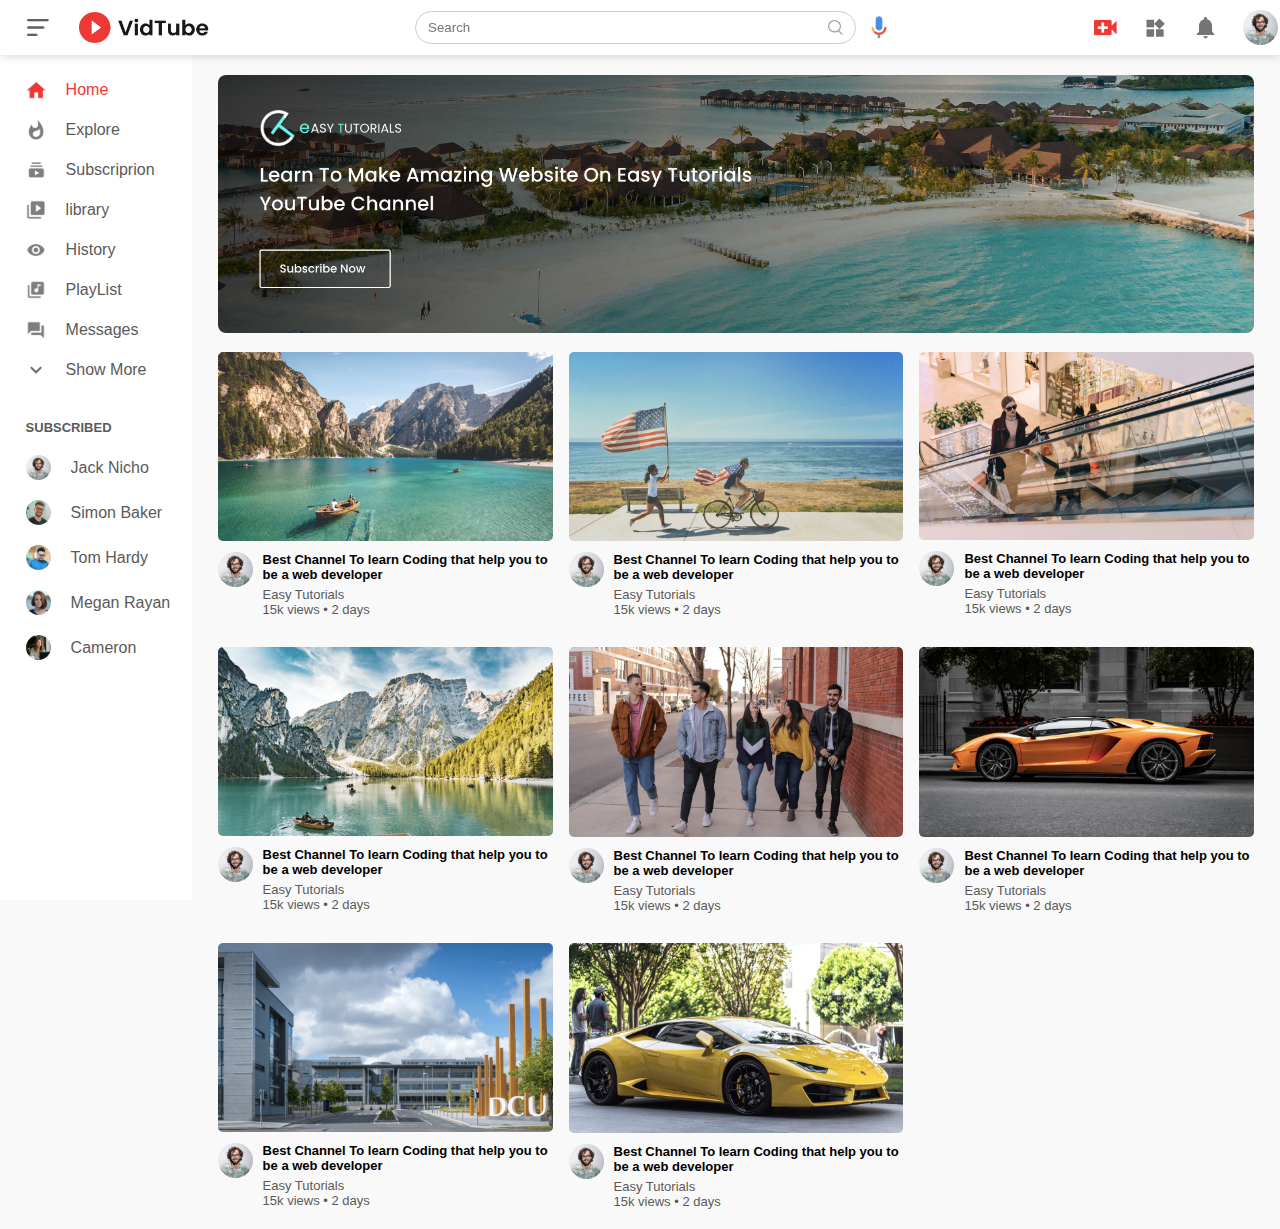
<file: index.html>
<!DOCTYPE html>
<html lang="en">
<head>
    <meta charset="UTF-8">
    <meta http-equiv="X-UA-Compatible" content="IE=edge">
    <meta name="viewport" content="width=device-width, initial-scale=1.0">
    <title>Video Sharing website -Easy Tutorials Youtube  Channel </title>
    <link rel="stylesheet" href="style.css">
</head>
<body>
    <nav class="flex-div">
        <div class="nav-left flex-div">
            <img src="images/menu.png" class="menu-icon">
            <img src="images/logo.png" class="logo">
        </div>
        <div class="nav-middle flex-div">
            <div class="search-box flex-div">
              <input type="text" placeholder="Search">
              <img src="images/search.png" > 
            </div>
            <img src="images/voice-search.png" class="mic-icon">
        </div>
        <div class="nav-right flex-div">
            <img  src="images/upload.png">
            <img  src="images/more.png">
            <img  src="images/notification.png">
            <img  src="images/Jack.png" class="user-icon">
        </div>
    </nav>
    <!-- Sidebar -->
    <div class="sidebar">
        <div class="shortcut-links">
            <a href=""><img src="images/home.png"><p>Home</p></a>
            <a href=""><img src="images/explore.png"><p>Explore</p></a>
            <a href=""><img src="images/subscriprion.png"><p>Subscriprion</p></a>
            <a href=""><img src="images/library.png"><p>library</p></a>
            <a href=""><img src="images/history.png"><p>History</p></a>
            <a href=""><img src="images/playlist.png"><p>PlayList</p></a>
            <a href=""><img src="images/messages.png"><p>Messages</p></a>
            <a href=""><img src="images/show-more.png"><p>Show More </p></a>
            <hr>
       </div>
       <div class="subscribed-list">
           <h3>SUBSCRIBED</h3>
           <a href=""><img src="images/Jack.png"><p>Jack Nicho  </p></a>
           <a href=""><img src="images/simon.png"><p>Simon Baker  </p></a>
           <a href=""><img src="images/tom.png"><p> Tom Hardy </p></a>
           <a href=""><img src="images/megan.png"><p>Megan Rayan </p></a>
           <a href=""><img src="images/cameron.png"><p>Cameron </p></a>
       </div>
    </div>

    <!-- main -->
    <div class="container">
        <div class="banner">
         <img src="images/banner.png">
        </div>
        <div class="list-container">
            <div class="vid-list">
                <a href="play-video.html"><img src="images/thumbnail1.png" class="thumbnail"></a>
            <div class="flex-div">
                <img src="images/Jack.png">
                <div class="vid-info">
                    <a href="play-video.html"> Best Channel To learn Coding that help you to be a web developer </a>
                    <p>Easy Tutorials</p>
                    <p>15k views &bull; 2 days</p>
                </div>
            </div>
            </div>

            <div class="vid-list">
                <a href=""><img src="images/thumbnail2.png" class="thumbnail"></a>
            <div class="flex-div">
                <img src="images/Jack.png">
                <div class="vid-info">
                    <a href=""> Best Channel To learn Coding that help you to be a web developer </a>
                    <p>Easy Tutorials</p>
                    <p>15k views &bull; 2 days</p>
                </div>
            </div>
            </div>

            <div class="vid-list">
                <a href=""><img src="images/thumbnail3.png" class="thumbnail"></a>
            <div class="flex-div">
                <img src="images/Jack.png">
                <div class="vid-info">
                    <a href=""> Best Channel To learn Coding that help you to be a web developer </a>
                    <p>Easy Tutorials</p>
                    <p>15k views &bull; 2 days</p>
                </div>
            </div>
            </div>


            <div class="vid-list">
                <a href=""><img src="images/thumbnail4.png" class="thumbnail"></a>
            <div class="flex-div">
                <img src="images/Jack.png">
                <div class="vid-info">
                    <a href=""> Best Channel To learn Coding that help you to be a web developer </a>
                    <p>Easy Tutorials</p>
                    <p>15k views &bull; 2 days</p>
                </div>
            </div>
            </div>


            <div class="vid-list">
                <a href=""><img src="images/thumbnail5.png" class="thumbnail"></a>
            <div class="flex-div">
                <img src="images/Jack.png">
                <div class="vid-info">
                    <a href=""> Best Channel To learn Coding that help you to be a web developer </a>
                    <p>Easy Tutorials</p>
                    <p>15k views &bull; 2 days</p>
                </div>
            </div>
            </div>


            <div class="vid-list">
                <a href=""><img src="images/thumbnail6.png" class="thumbnail"></a>
            <div class="flex-div">
                <img src="images/Jack.png">
                <div class="vid-info">
                    <a href=""> Best Channel To learn Coding that help you to be a web developer </a>
                    <p>Easy Tutorials</p>
                    <p>15k views &bull; 2 days</p>
                </div>
            </div>
            </div>

            <div class="vid-list">
                <a href=""><img src="images/thumbnail7.png" class="thumbnail"></a>
            <div class="flex-div">
                <img src="images/Jack.png">
                <div class="vid-info">
                    <a href=""> Best Channel To learn Coding that help you to be a web developer </a>
                    <p>Easy Tutorials</p>
                    <p>15k views &bull;  2 days</p>
                </div>
            </div>
            </div>

            <div class="vid-list">
                <a href=""><img src="images/thumbnail8.png" class="thumbnail"></a>
            <div class="flex-div">
                <img src="images/Jack.png">
                <div class="vid-info">
                    <a href=""> Best Channel To learn Coding that help you to be a web developer </a>
                    <p>Easy Tutorials</p>
                    <p>15k views &bull; 2 days</p>
                </div>
            </div>
            </div>
        </div>
    </div>
<script src="script.js"></script>
</body>
</html>
</file>
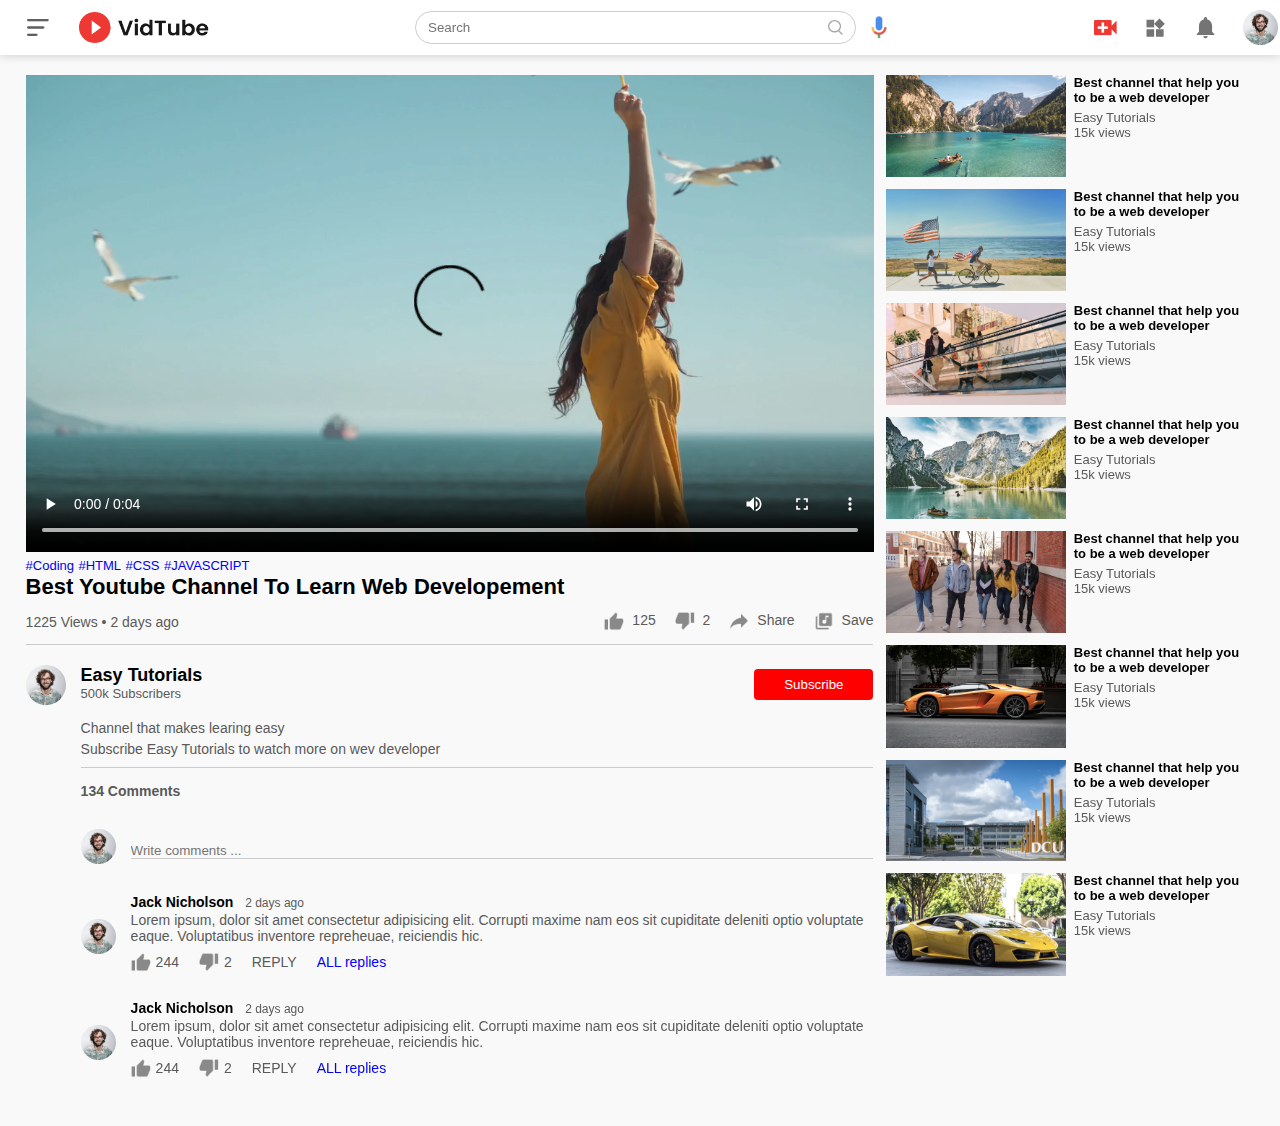
<file: play-video.html>
<!DOCTYPE html>
<html lang="en">

<head>
    <meta charset="UTF-8">
    <meta http-equiv="X-UA-Compatible" content="IE=edge">
    <meta name="viewport" content="width=device-width, initial-scale=1.0">
    <title>Play Video- Easy Tutorials Youtube Channel </title>
    <link rel="stylesheet" href="style.css">
</head>

<body>
    <nav class="flex-div">
        <div class="nav-left flex-div">
            <img src="images/menu.png" class="menu-icon">
            <img src="images/logo.png" class="logo">
        </div>
        <div class="nav-middle flex-div">
            <div class="search-box flex-div">
                <input type="text" placeholder="Search">
                <img src="images/search.png">
            </div>
            <img src="images/voice-search.png" class="mic-icon">
        </div>
        <div class="nav-right flex-div">
            <img src="images/upload.png">
            <img src="images/more.png">
            <img src="images/notification.png">
            <img src="images/Jack.png" class="user-icon">
        </div>
    </nav>


    <div class="container play-container">
        <div class="row">
            <div class="play-video">
                <video controls autoplay>
                    <source src="images/video.mp4" type="video/mp4">
                </video>

                <div class="tags">
                    <a href="">#Coding</a>
                    <a href="">#HTML</a>
                    <a href="">#CSS</a>
                    <a href="">#JAVASCRIPT</a>
                </div>
                <h3> Best Youtube Channel To Learn Web Developement </h3>

                <div class="play-video-info">
                    <p>1225 Views &bull; 2 days ago</p>
                    <div>
                        <a href=""><img src="images/like.png">125</a>
                        <a href=""> <img src="images/dislike.png">2</a>
                        <a href=""> <img src="images/share.png">Share</a>
                        <a href=""> <img src="images/save.png">Save</a>
                    </div>
                </div>

                <hr>
                 

                <div class="publisher">

                   <img src="images/Jack.png" >
                   <div>
                     <p>Easy Tutorials</p>
                     <span>500k Subscribers</span>
                    </div>
                   <button type="button"> Subscribe</button>
                </div>

                <div class="vid-description">
                    <p>Channel that makes learing easy </p>
                    <p>Subscribe Easy Tutorials to watch more on wev developer </p>
                   <hr>
                   <h4>134 Comments </h4>
                   <div class="add-comment">
                      <img src="images/Jack.png">
                      <input type="text" placeholder="Write comments ... ">
                   </div>
                   <div class="old-comment">
                       <img src="images/Jack.png">
                       <div>
                           <h3>Jack Nicholson <span> 2 days ago  </span></pan></h3>
                           <p>Lorem ipsum, dolor sit amet consectetur adipisicing elit. Corrupti maxime nam eos sit cupiditate deleniti optio voluptate eaque. Voluptatibus inventore repreheuae, reiciendis hic.
                           </p>
                           <div class="acomment-action">
                             <img src="images/like.png">
                             <span>244</span>
                             <img src="images/dislike.png">
                             <span>2</span>
                             <span>REPLY</span>
                             <a href="">ALL replies</a>   
                           </div>
                       </div>
                   </div>
                   <div class="old-comment">
                    <img src="images/Jack.png">
                    <div>
                        <h3>Jack Nicholson <span> 2 days ago  </span></pan></h3>
                        <p>Lorem ipsum, dolor sit amet consectetur adipisicing elit. Corrupti maxime nam eos sit cupiditate deleniti optio voluptate eaque. Voluptatibus inventore repreheuae, reiciendis hic.
                        </p>
                        <div class="acomment-action">
                          <img src="images/like.png">
                          <span>244</span>
                          <img src="images/dislike.png">
                          <span>2</span>
                          <span>REPLY</span>
                          <a href="">ALL replies</a>   
                        </div>
                    </div>
                </div>
                </div>

 
            



            </div>
            <div class="right-sidebar">
                <div class="side-video-list">
                    <a href="" class="small-thumbnail"><img src="images/thumbnail1.png"></a>
                    <div class="vid-info">
                        <a href=""> Best channel that help you to be a web developer </a>
                        <p> Easy Tutorials </p>
                        <p> 15k views </p>
                    </div>
                </div>

                <div class="side-video-list">
                    <a href="" class="small-thumbnail"><img src="images/thumbnail2.png"></a>
                    <div class="vid-info">
                        <a href=""> Best channel that help you to be a web developer </a>
                        <p> Easy Tutorials </p>
                        <p> 15k views </p>
                    </div>
                </div>
                <div class="side-video-list">
                    <a href="" class="small-thumbnail"><img src="images/thumbnail3.png"></a>
                    <div class="vid-info">
                        <a href=""> Best channel that help you to be a web developer </a>
                        <p> Easy Tutorials </p>
                        <p> 15k views </p>
                    </div>

                </div>
                <div class="side-video-list">
                    <a href="" class="small-thumbnail"><img src="images/thumbnail4.png"></a>
                    <div class="vid-info">
                        <a href=""> Best channel that help you to be a web developer </a>
                        <p> Easy Tutorials </p>
                        <p> 15k views </p>
                    </div>
                </div>
                <div class="side-video-list">
                    <a href="" class="small-thumbnail"><img src="images/thumbnail5.png"></a>
                    <div class="vid-info">
                        <a href=""> Best channel that help you to be a web developer </a>
                        <p> Easy Tutorials </p>
                        <p> 15k views </p>
                    </div>
                </div>
                <div class="side-video-list">
                    <a href="" class="small-thumbnail"><img src="images/thumbnail6.png"></a>
                    <div class="vid-info">
                        <a href=""> Best channel that help you to be a web developer </a>
                        <p> Easy Tutorials </p>
                        <p> 15k views </p>
                    </div>
                </div>
                <div class="side-video-list">
                    <a href="" class="small-thumbnail"><img src="images/thumbnail7.png"></a>
                    <div class="vid-info">
                        <a href=""> Best channel that help you to be a web developer </a>
                        <p> Easy Tutorials </p>
                        <p> 15k views </p>
                    </div>
                </div>
                <div class="side-video-list">
                    <a href="" class="small-thumbnail"><img src="images/thumbnail8.png"></a>
                    <div class="vid-info">
                        <a href=""> Best channel that help you to be a web developer </a>
                        <p> Easy Tutorials </p>
                        <p> 15k views </p>
                    </div>
                </div>
            </div>
        </div>
</body>

</html>
</file>
<file: style.css>
*{
    margin: 0;
    padding: 0;
    font-family:"poppins", sans-serif ;
    box-sizing: border-box;

}
a{
    text-decoration: none ;
    color :#5a5a5a
}
img{
    cursor: pointer;
}
.flex-div {
    display: flex;
    align-items: center;
}
nav{
    padding: 10px 2px;
    justify-content: space-between;
    box-shadow: 0 0 10px rgba(0,0,0,0.2);
    background: #fff;
    position:sticky;
    top:0;
    z-index:10;
}
.nav-right img {
    width:25px;
    margin-right: 25px;
}
.nav-right .user-icon {
    width: 35px;
    border-radius: 50%;
    margin-right: 0 ;
}
.nav-left .menu-icon {
    width:22px;
    margin-right: 30px;
    margin-left: 25px;
}
.nav-left .logo {
    width: 130px;
}
.nav-middle .mic-icon {
    width: 16px;

}
.nav-middle .search-box {
    border:1px solid #ccc ;
    margin-right: 15px;
    padding: 8px 12px;
    border-radius: 25px;
}
.nav-middle .search-box input{
    width: 400px;
    border: 0;
    outline: 0;
    background: transparent;
}
.nav-middle .search-box img {
    width: 15px;
}

/* sidebare */
.sidebar{
    background: #fff;
    width:15%;
    height:100vh;
    position:absolute;
    top:0;
    padding-left: 2%;
    padding-top: 80px;
}
.shortcut-links a img {
    width: 20px;
    margin-right:20px;
}
.shortcut-links a {
    display: flex;
    align-items: center;
    margin-bottom: 20px;
    width: fit-content;
    flex-wrap: wrap;
}
.shortcut-links a:first-child{
    color: #ed3833;
}
.sidebar hr {
    border: 0;
    height: 1px;
    background:#ccc;
    height: 85%;
}
.subscribed-list h3 {
    font-size: 13px;
    margin:20px 0 ;
    color: #5a5a5a;
}
.subscribed-list a {
    display: flex;
    align-items: center;
    margin-bottom: 20px;
    width: fit-content;
    flex-wrap: wrap;
}
.subscribed-list a img {
    width: 25px;
    border-radius: 50%;
    margin-right: 20px;
}
.small-sidebar{
    width:5%;
}
.small-sidebar a p{
    display: none;
}
.small-sidebar h3 {
    display: none;
}
.small-sidebar hr {
    width: 50%;
    margin-bottom: 25px;
}
.container {
    background: #f9f9f9;
    padding-left:17%;
    padding-right:2%;
    padding-top:20px;
    padding-bottom:20px;
}
.large-container {
    padding-left: 7%;
}
.banner {
    width:100%;
}
.banner img {
    width: 100%;
    border-radius:8px;
}
.list-container{
    display:grid;
    grid-template-columns: repeat(auto-fit,minmax(250px,1fr));
    grid-column-gap:16px;
    grid-row-gap: 30px;
    margin-top: 15px;
}
.vid-list .thumbnail {
width: 100%;
border-radius: 5px;
}
.vid-list .flex-div {
    align-items: flex-start;
    margin-top: 7px;
}
.vid-list .flex-div img {
    width: 35px;
    margin-right:10px;
    border-radius: 50%;
}
.vid-info{
    color:#5a5a5a;
    font-size: 13px;
}
.vid-info a {
    color: #000;
    font-weight: 600;
    display: block;
    margin-bottom: 5px;
}

@media (max-width:900px){
  .menu-icon{
      display: none;
  }
  .sidebar {
      display: none;
  }
  .container , .large-container {
      padding-left: 5%;
      padding-right: 5%;
  }
  .nav-right img {
      display: none;
  }
  .nav-right .user-icon {
      display: block;
      width: 30px;
  }
  .nav-middle .search-box input {
      width: 100px;
  }
  .nav-middle .mic-icon {
      display: none;
  }
  .nav-left .logo{
      width:90px;
  }
}
/* 
play video page  */

.play-container {

    padding-left: 2%;
}
.row {
    display: flex;
    justify-content: space-between;
    flex-wrap: wrap;
}
.play-video{
    flex-basis:69%;
}
.right-sidebar {
    flex-basis: 30%;
}
.play-video video {
    width:100%;
}
.side-video-list{
    display: flex;
    justify-content: space-between;
    margin-bottom: 8px;
}
.side-video-list img {
    width: 100%;
}
.side-video-list .small-thumbnail {
    flex-basis: 49%;
}
.side-video-list .vid-info {
    flex-basis: 49%;
}
.play-video .tags a {
  
    color: #0000ff;
    font-size: 13px;
}
.play-video h3 {
    font-weight: 600;
    font-size: 22px;
}
.play-video .play-video-info {
    display:flex;
    align-items:center;
    justify-content:space-between;
    flex-wrap:wrap;
    margin-top:10px;
    font-size:14px;
    color:#5a5a5a;
}
.play-video .play-video-info a img {
    width:20px;
    margin-top:1px;
    margin-right: 8px;
}
.play-video .play-video-info a {
    display: inline-flex;
    align-items: center;
    margin-left:15px;

}
.play-video hr {
    border:0;
    height: 1px;
    background: #ccc;
    margin: 10px 0;
}
.publisher {
    display: flex;
    align-items: center;
    margin-top: 20px;
}
.publisher div {
    flex:1;
    line-height: 18px;
}
.publisher img {
    width: 40px;
    border-radius:50%;
    margin-right:15px;
}
.publisher div p {
    color:#000 ; 
    font-weight: 600;
    font-size: 18px;
}
.publisher div span {
    font-size:13px;
    color: #5a5a5a;
}
.publisher button {
    background: red;
    color:#fff;
    padding: 8px 30px;
    border: 0;
    outline:0;
    border-radius:4px;
    cursor: pointer;
}
.vid-description {
    padding-left: 55px;
    margin: 15px 0;
}
.vid-description p {
    font-size: 14px;
    margin-bottom: 5px;
    color :#5a5a5a;
}
.vid-description h4 {
    font-size:14px;
    color:#5a5a5a;
    margin-top: 15px;
}
.add-comment {
    display: flex;
    align-items: center;
    margin: 30px 0;
}
.add-comment img {
    width: 35px;
    border-radius:50%;
    margin-right:15px;
}
.add-comment input {
    border:0;
    outline: 0;
    border-bottom: 1px solid #ccc;
    width: 100%;
    padding-top: 10px;
    background: transparent;
}
.old-comment {
    display: flex;
    align-items: center;
    margin: 20px 0;
}
.old-comment img {
    width: 35px;
    border-radius:50%;
    margin-right:15px;
}
.old-comment h3 {
    font-size: 14px;
    margin-bottom: 2px;
}
.old-comment h3 span {
    font-size:12px;
    color:#5a5a5a;
    font-weight: 500;
    margin-left: 8px;
}
.old-comment .acomment-action {
  display: flex;
  align-items: center;
  margin: 8px 0;
  font-size: 14px;
}
.old-comment .acomment-action img 
{ width: 20px;
    border-radius:0;
    margin-right:5px;

}
.old-comment .acomment-action span {
    margin-right: 20px;
    color:#5a5a5a;
}
.old-comment .acomment-action   a {
    color: #0000ff;
}
@media (max-width:900px)
{
  .play-video {
      flex-basis: 100%;  
  }
  .right-sidebar{
      flex-basis: 100%;
  }
  .play-container {
      padding-left: 5%;
  }
  .vid-description {
      padding-left: 0;
  }
  .play-video .play-video-info a {
      margin-left: 0;
      margin-right: 15px;
      margin-top: 15px;
  }
}
</file>
